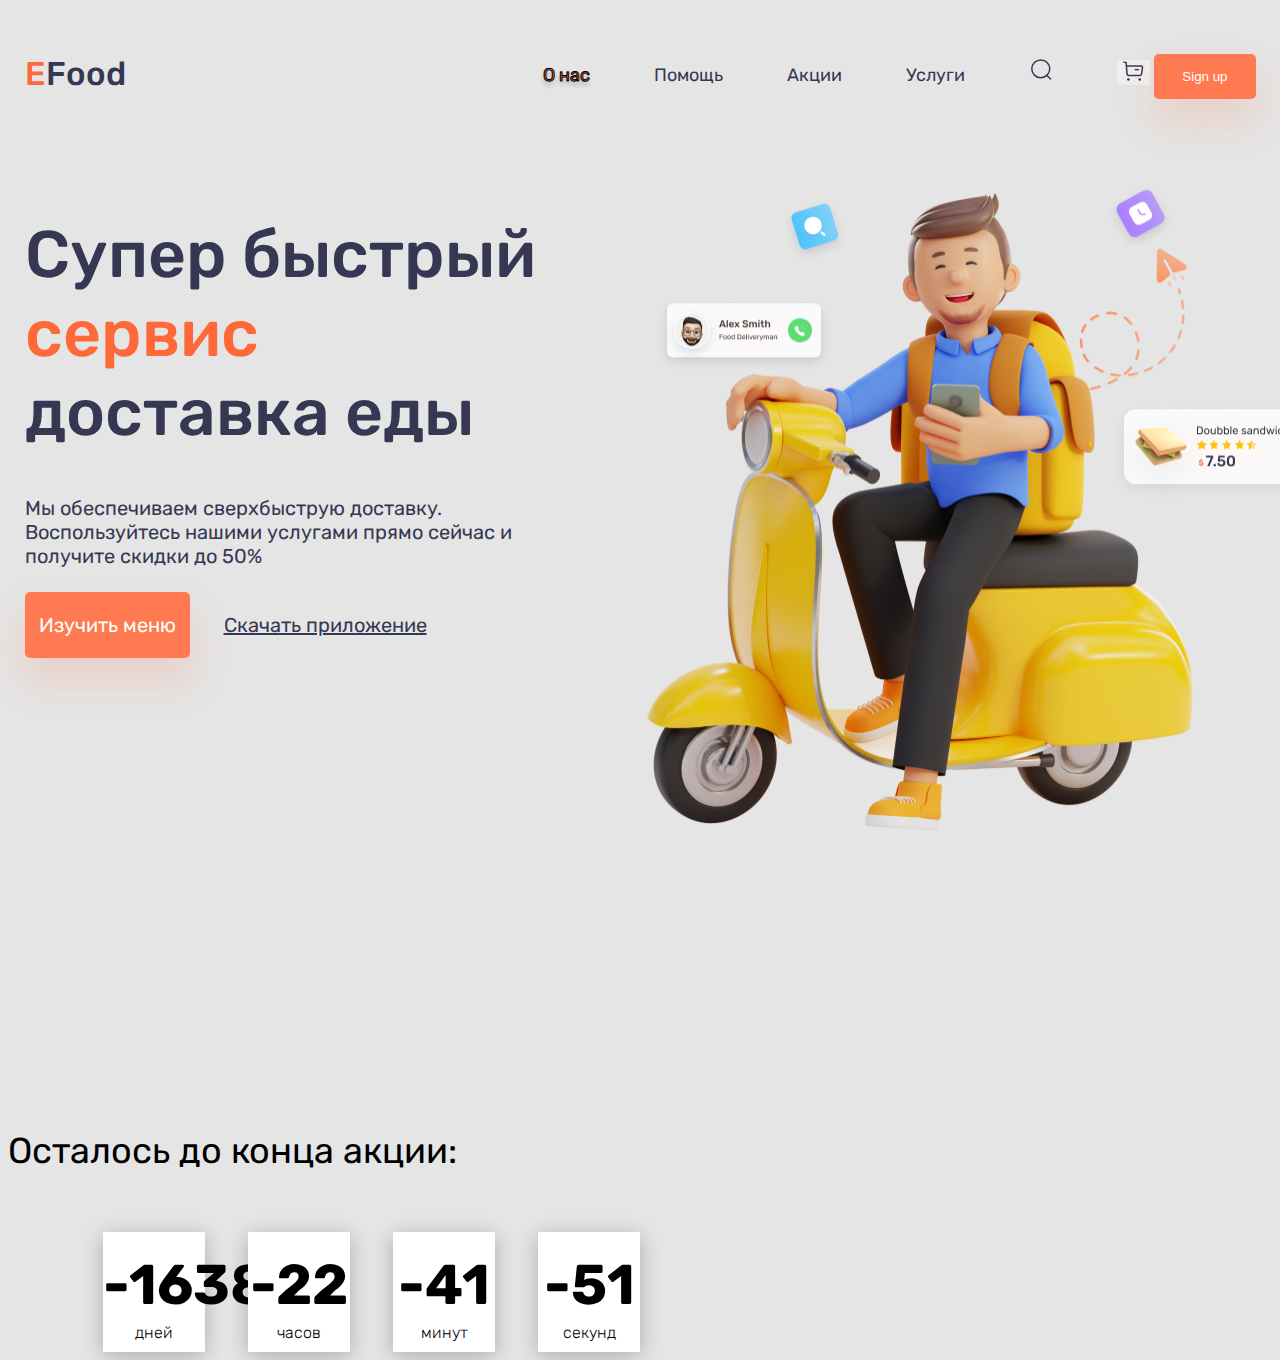
<file: index.html>
<!DOCTYPE html>
<html lang="en">

<head>
    <meta charset="UTF-8">
    <meta http-equiv="X-UA-Compatible" content="IE=edge">
    <meta name="viewport" content="width=device-width, initial-scale=1.0">
    <title>Document</title>
    <link rel="preconnect" href="https://fonts.googleapis.com">
    <link rel="preconnect" href="https://fonts.gstatic.com" crossorigin>
    <link href="https://fonts.googleapis.com/css2?family=Rubik:wght@500&display=swap" rel="stylesheet">

    <link rel="stylesheet" href="style.css">
</head>

<body>
    <header>
        <div class="container navigation">
            <a href="#" class="food">
                <div class="colortext">E</div>Food
            </a>
            <nav>
                <a href="#" class="home">О нас</a>
                <a href="#">Помощь</a>
                <a href="#">Акции</a>
                <a href="#">Услуги</a>
                <a href="#"><img src="Search.svg" alt="search"></a>
                <button class="corsina"><img src="images/Buy.png" alt=""></button>
                <button id="myBtn" class="register">Sign up</button>
            </nav>
            <button class="menu"><img src="images/menu.png" class="menu" alt=""></button>
            <div class="dropdown none">
                <ul>
                    <li><a href="#" class="home">О нас</a></li>
                    <li><a href="#">Помощь</a></li>
                    <li><a href="#">Акции</a></li>
                    <a href="#">Услуги</a>
                    <li>
                        <a href="#"><img src="Search.svg" alt="search"></a>
                    </li>
                    <li><button class="corsina"><img src="images/Buy.png" alt=""></button></li>
                    <li><button id="myBtn" class="register">Sign up</button></li>
                </ul>
            </div>
        </div>
    </header>
    <main>
        <div class="container flex-wrapper">
            <div class="left">
                <h1>Супер быстрый
                    <div class="colortext2">сервис
                    </div> доставка еды</h1>
                <p class="provide">Мы обеспечиваем сверхбыструю доставку. Воспользуйтесь нашими услугами прямо сейчас и получите скидки до 50%</p>
                <a class="explore" href="#">Изучить меню</a>
                <a class="download" href="#">Скачать приложение</a>
            </div>
            <div class="right"><img class="scooter" src="images/Scooter Guy.png" alt="">
                <img src="images/vector.png" class="vector" alt="">
                <img src="images/tasy.png" class="time" alt="">
                <img src="images/burger.png" class="burger" alt="burger">
                <img src="images/review.png" class="review" alt="">
                <img src="images/search.png" class="search" alt="">
            </div>
        </div>
        <div id="myModal" class="modal none">
            <div class="modal-content">
                <span class="close">&times;</span>

                <form action="">
                    <h1 title="Форма регистрации на сайте">Регистрация</h1>
                    <div class="group">
                        <label for="">Имя пользователя:</label>
                        <input type="text">
                    </div>
                    <div class="group">
                        <label for="">Пароль:</label>
                        <input type="password">
                    </div>
                    <div class="group">
                        <label for="">Пароль ещё раз:</label>
                        <input type="password">
                    </div>
                    <div class="group">
                        <label for="">Адрес электронной почты</label>
                        <input type="email">
                    </div>
                    <div class="group">
                        <center><button class="registration">Регистрация</button></center>
                    </div>
                </form>
            </div>
        </div>



        <div class="modal_basket none">
            <div class="closes_modal">&#10006</div>
            <div class="container1s pizzy">

                <div class="item_box">
                    <h3 class="item_title">Пицца карбонара</h3>
                    <img class="carbonara" src="images/carbonara.png" alt="">
                    <p>Цена: <span class="item_price">28.89</span> рублей</p>
                    <button class="add_item" data-id="7">Добавить в корзину</button>
                </div>
                <div class="item_box">
                    <h3 class="item_title">Пицца маргарита</h3>
                    <img class="carbonara" src="images/margarita.png" alt="">
                    <p>Цена: <span class="item_price">21.89</span> рублей</p>
                    <button class="add_item" data-id="2">Добавить в корзину</button>
                </div>
                <div class="item_box">
                    <h3 class="item_title">Пицца Мексиканская</h3>
                    <img class="carbonara" src="images/meksikanskaya.png" alt="">
                    <p>Цена: <span class="item_price">28.89</span> рублей</p>
                    <button class="add_item" data-id="5">Добавить в корзину</button>
                </div>
                <div class="item_box">
                    <h3 class="item_title">Пицца Мюнхенская</h3>
                    <img class="carbonara" src="images/myunkhenskaya.png" alt="">
                    <p>Цена: <span class="item_price">34.39</span> рублей</p>
                    <button class="add_item" data-id="5">Добавить в корзину</button>
                    <button id="checkout">Оформить заказ</button>
                    <button id="clear_cart">Очистить корзину</button>
                    <div id="cart_content"></div>

                </div>

            </div>



        </div>



    </main>

    <footer>
        <div class="promotion__timer">
            <div class="title">Осталось до конца акции:</div>
            <div class="timer">
                <div class="timer__block">
                    <span id="days">12</span> дней
                </div>
                <div class="timer__block">
                    <span id="hours">20</span> часов
                </div>
                <div class="timer__block">
                    <span id="minutes">56</span> минут
                </div>
                <div class="timer__block">
                    <span id="seconds">20</span> секунд
                </div>
            </div>
        </div>
    </footer>
    <script src="js/script.js"></script>
</body>

</html>
</file>
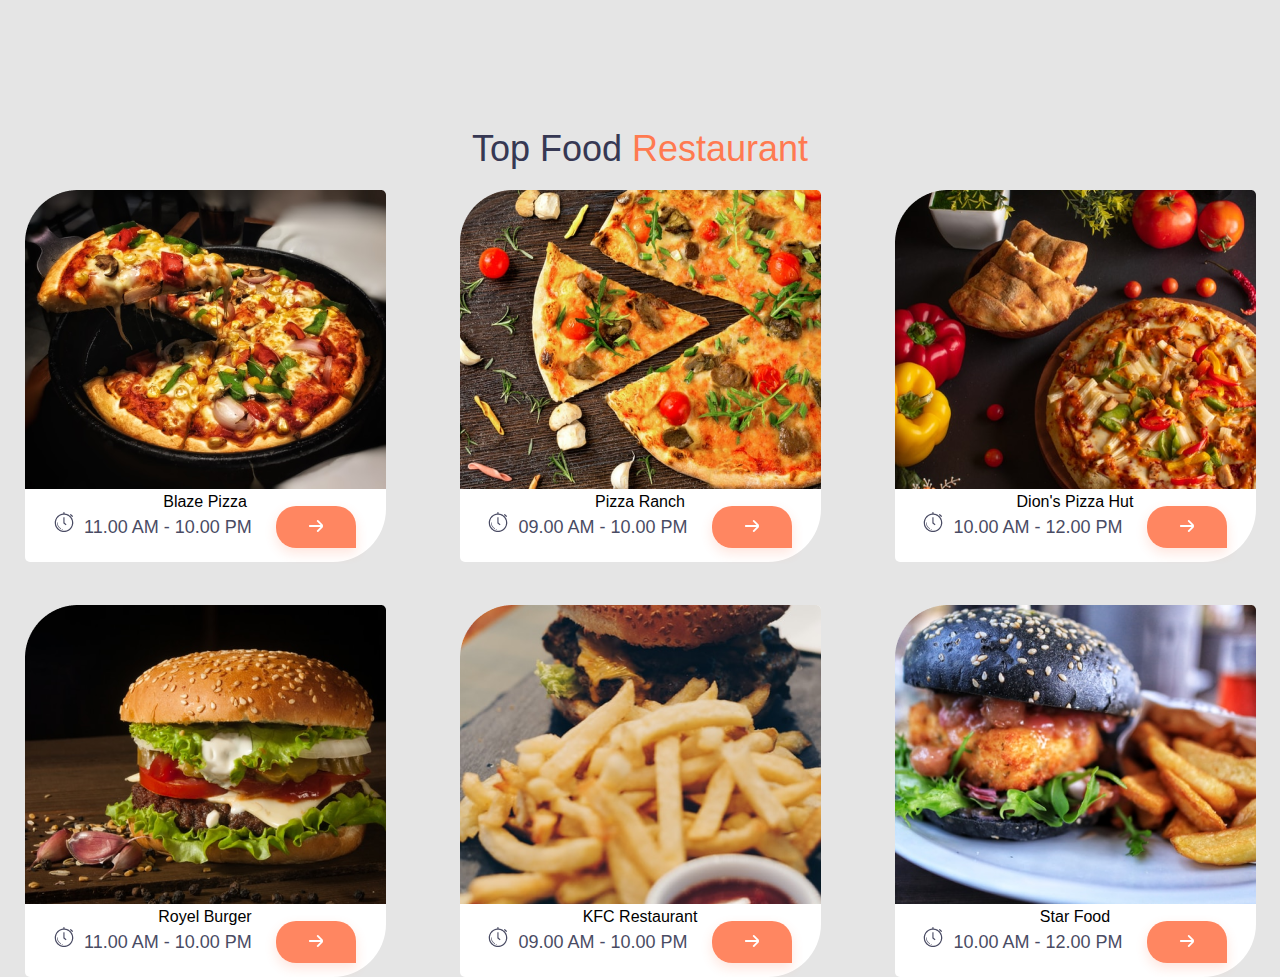
<file: burger.html>
<!DOCTYPE html>
<html lang="en">

<head>
    <meta charset="UTF-8">
    <meta http-equiv="X-UA-Compatible" content="IE=edge">
    <meta name="viewport" content="width=device-width, initial-scale=1.0">
    <title>Document</title>
    <link rel="stylesheet" href="burger.css">
</head>

<body>
    <header>
        <div class="container">
            <h2 class="topfood">Top Food <div class="colortext1">Restaurant</div>
            </h2>
            <div class="flex-wrapper">
                <div class="card card3">
                    <img src="images/blazepizza.png" alt="">
                    <p>Blaze Pizza</p>
                    <p class="time">11.00 AM - 10.00 PM</p>

                </div>
                <div class="card card3">
                    <img src="images/pizzaranch.png" alt="">
                    <p>Pizza Ranch</p>
                    <p class="time">09.00 AM - 10.00 PM</p>

                </div>
                <div class="card card3">
                    <img src="images/Dion'spizzahut.png" alt="">
                    <p>Dion's Pizza Hut</p>
                    <p class="time">10.00 AM - 12.00 PM</p>

                </div>
                <div class="card">
                    <img src="images/royelburger.png" alt="">
                    <p>Royel Burger</p>
                    <p class="time">11.00 AM - 10.00 PM</p>

                </div>
                <div class="card">
                    <img src="images/kfcrestaurant.png" alt="">
                    <p>KFC Restaurant</p>
                    <p class="time">09.00 AM - 10.00 PM</p>

                </div>
                
                <div class="card">
                    <img src="images/Starfood.png" alt="">
                    <p>Star Food</p>
                    <p class="time">10.00 AM - 12.00 PM</p>

                </div>
            </div>
        </div>
    </header>
</body>

</html>
</file>
<file: style.css>
body {
        font-family: 'Rubik', sans-serif;
        background: #E5E5E5;
    }
    
    .container {
        max-width: 1231px;
        margin: auto;
    }
    
    .food {
        font-weight: 500;
        font-size: 33px;
        color: #363853;
        text-decoration: none;
    }
    
    .colortext {
        color: #FF6838;
        display: inline-block;
    }
    
    .home {
        color: #FF6838;
        text-shadow: 0px 4px 4px rgba(0, 0, 0, 0.25);
        -webkit-text-stroke: 1px#000000;
        font-style: normal;
        font-weight: normal;
        font-size: 18px;
    }
    
    .navigation {
        display: flex;
        justify-content: space-between;
        margin-top: 54px;
    }
    
    nav a {
        text-decoration: none;
        color: #363853;
        margin-right: 60px;
        font-weight: normal;
        font-size: 18px;
    }
    
    .register {
        background: #FF7A50;
        box-shadow: 0px 22px 40px rgba(255, 104, 56, 0.19);
        border-radius: 5px;
        padding: 15px 28px;
        color: #FFFFFF;
        border: none;
    }
    
    .colortext2 {
        color: #FF6838;
        display: inline-block;
    }
    
    h1 {
        font-style: normal;
        font-weight: 500;
        font-size: 66px;
        color: #363853;
        width: 536px;
    }
    
    .provide {
        font-style: normal;
        font-weight: normal;
        font-size: 20px;
        color: #363853;
        width: 513px;
        margin-bottom: 45px;
    }
    
    .explore {
        text-decoration: none;
        color: #FFFFFF;
        font-style: normal;
        font-weight: normal;
        font-size: 20px;
        background: #FF7A50;
        box-shadow: 0px 22px 40px rgba(255, 104, 56, 0.19);
        border-radius: 5px;
        padding: 21px 14px;
        margin-right: 30px;
    }
    
    .download {
        color: #363853;
        font-style: normal;
        font-weight: normal;
        font-size: 20px;
    }
    
    .flex-wrapper {
        display: flex;
        justify-content: space-between;
        margin-top: 72px;
    }
    
    .scooter {
        width: 689px;
        height: 681px;
    }
    
    .vector {
        transform: translate(500px, -328%);
    }
    
    .time {
        transform: translate(388px, -1028%);
    }
    
    .burger {
        transform: translate(288px, -388%);
    }
    
    .review {
        transform: translate(-375px, -865%);
    }
    
    .search {
        transform: translate(217px, -1175%);
    }
    
    .regik {
        font-family: Tahoma;
        margin: 0 auto;
    }
    
    .regik h1 {
        cursor: help;
        margin: 0;
        text-transform: uppercase;
        padding-bottom: 5px;
        border-bottom: 3px solid #5200a5;
        width: 430px;
    }
    
    form {
        margin: 0 auto;
        background: #E5E5E5;
        ;
        box-shadow: 2px 2px 5px rgba(0, 0, 0, 0.82);
        width: 450px;
        height: 500px;
        padding: 20px;
    }
    
    .group {
        margin: 10px;
        padding: 5px;
    }
    
    .carbonara {
        width: 200px;
        height: 200px;
    }
    
    .pizzy {
        display: flex;
        justify-content: space-between;
        flex-wrap: wrap;
    }
    
    .corsina {
        border: none;
    }
    
    .modal_basket {
        position: fixed;
        width: 100%;
        height: 100vh;
        top: 0px;
        padding-top: 150px;
        background-color: #00000054;
    }
    
    .container1s {
        width: 500px;
        margin: auto;
    }
    
    .clear_cart {
        display: block;
    }
    
    .add_item {
        display: block;
        margin-bottom: 10px;
    }
    
    .closes_modal {
        display: flex;
        justify-content: flex-end;
        width: 500px;
        margin: 0 auto;
        font-weight: 700;
        font-size: 40px;
    }
    
    .closes_modal:hover {
        color: yellow;
        cursor: pointer;
    }
    
    .none {
        display: none;
    }
    
    .promotion__timer .timer {
        margin-top: 60px;
        padding-left: 95px;
        display: flex;
        justify-content: space-between;
        align-items: center;
    }
    
    .promotion__timer .timer__block {
        width: 102px;
        height: 120px;
        background: #fff;
        box-shadow: 0 4px 20px rgba(0, 0, 0, .25);
        font-size: 16px;
        font-weight: 300;
        text-align: center;
    }
    
    .promotion__timer {
        width: 50%;
    }
    
    .title {
        font-size: 36px;
        font-weight: 400;
    }
    
    .promotion__timer .timer__block span {
        display: block;
        margin-top: 20px;
        margin-bottom: 5px;
        font-size: 56px;
        font-weight: 700;
    }
    
    #myModal {
        position: fixed;
        width: 100%;
        height: 100vh;
        background-color: rgba(0, 0, 0, 0.500);
        top: 0;
        align-items: center;
    }
    
    .close:hover {
        cursor: pointer;
    }
    
    label {
        color: #FF7A50
    }
    
    .registration {
        background: #FF7A50;
    }
    
    .menu {
        display: none;
        width: 30px;
        height: 30px;
    }
    
    @media(max-width:1080px) {
        nav {
            display: none;
        }
        .menu {
            display: block;
        }
        .vector,
        .time,
        .burger,
        .review,
        .search {
            display: none;
        }
        .container {
            width: 100%;
        }
        .dropdown {
            display: block;
        }
    }
    
    .dropdown {
        display: none;
    }
    
    ul {
        list-style: none;
        color: #E5E5E5;
    }
    
    ul li:hover {
        color: #FF6838;
    }
</file>
<file: burger.css>
*{
    box-sizing: border-box;
    padding: 0;
    margin: 0;
}

body{
    font-family: 'Rubik', sans-serif;
    background: #E5E5E5;
}

.colortext1{
    color:#FF7A50;
    display: inline-block;
    font-style: normal;
    font-weight: 500;
    font-size: 36px;
}

.topfood{
    color:#363853;
    font-style: normal;
    font-weight: 500;
    font-size: 36px;
    margin-top:128px ;
    margin-bottom: 20px;
}

.container{
    max-width: 1231px;
    margin: auto;
    text-align: center;
}

.flex-wrapper{
    display: flex;
    justify-content: space-between;
    flex-wrap: wrap;
}

.time{
    font-weight: 300;
    font-size: 18px;
    line-height: 30px;
    color: #363853;
    opacity: 0.9;
}

.card{
    background-color: #ffffff;
    border-radius: 53px 5px;
    padding-bottom: 20px;
}

.card3{
    margin-bottom: 43px;
}

.time::before{
    content:url(images/Group.png);
    margin-right: 10px;
}

.time::after{
    content:url(images/strelka.png);
    margin-left: 24px;
    background-color: #FF7A50;
    border-radius: 20px 20px 0px 20px;
    box-shadow: 0px 5px 12px rgba(255, 104, 56, 0.19);
    padding: 11px 33px;
}
</file>
